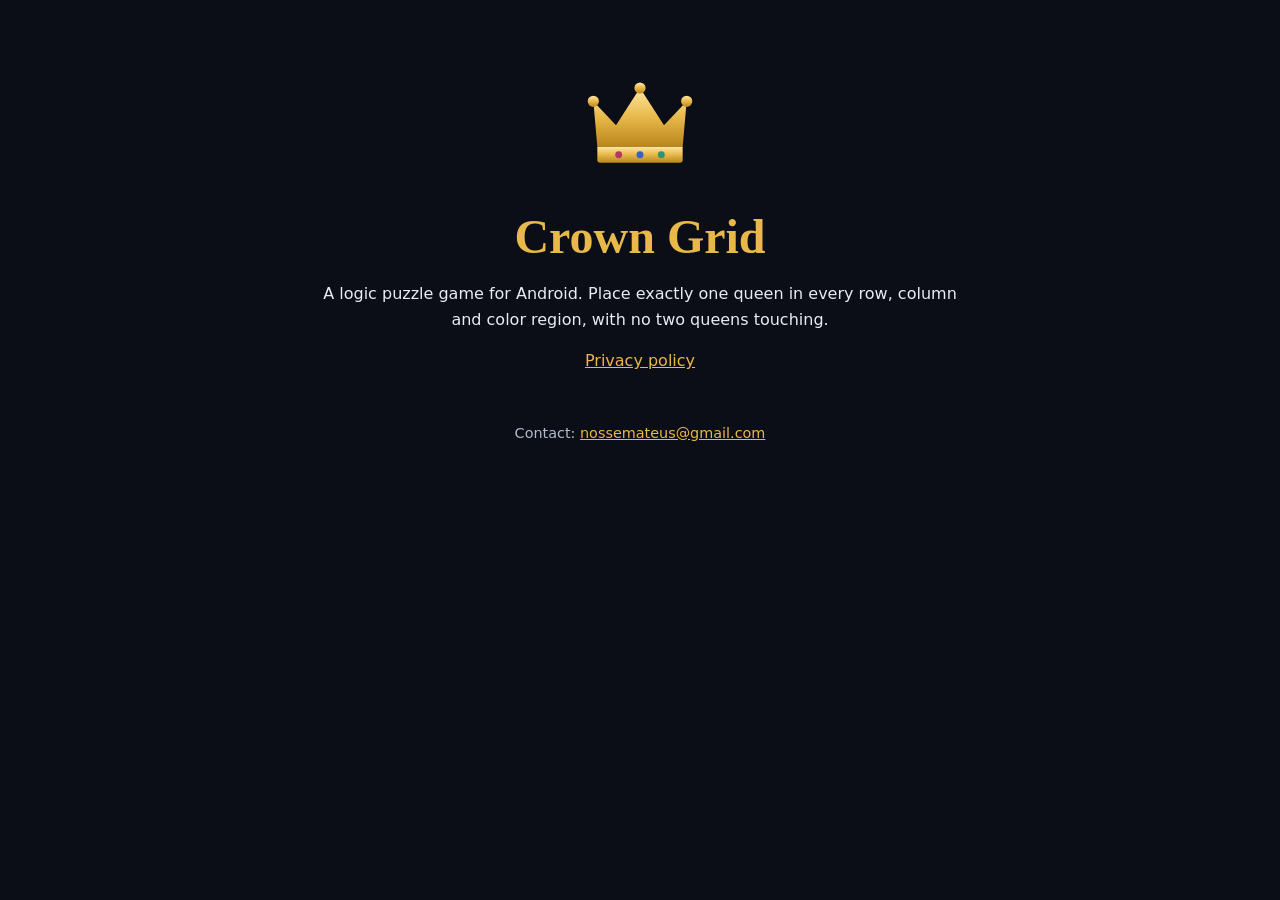
<file: index.html>
<!doctype html>
<html lang="en">
<head>
<meta charset="utf-8">
<meta name="viewport" content="width=device-width, initial-scale=1">
<title>Crown Grid</title>
<meta name="description" content="Crown Grid is a logic puzzle game for Android: place one queen in every row, column and color region.">
<link rel="stylesheet" href="/styles.css">
</head>
<body>
<main class="hero">
  <svg class="crown" viewBox="0 0 108 108" role="img" aria-label="Crown Grid crown">
    <defs>
      <linearGradient id="gold" x1="0" y1="0" x2="0" y2="1">
        <stop offset="0" stop-color="#ffe7a1"/>
        <stop offset="0.5" stop-color="#e8b84a"/>
        <stop offset="1" stop-color="#b9861c"/>
      </linearGradient>
    </defs>
    <path d="M22,74 L19,40 L36,58 L54,30 L72,58 L89,40 L86,74 Z" fill="url(#gold)"/>
    <path d="M22,74 L86,74 L86,84 Q86,86 84,86 L24,86 Q22,86 22,84 Z" fill="url(#gold)"/>
    <circle cx="19" cy="40" r="4.2" fill="url(#gold)"/>
    <circle cx="54" cy="30" r="4.2" fill="url(#gold)"/>
    <circle cx="89" cy="40" r="4.2" fill="url(#gold)"/>
    <circle cx="38" cy="80" r="2.6" fill="#b23a5e"/>
    <circle cx="54" cy="80" r="2.6" fill="#3563c9"/>
    <circle cx="70" cy="80" r="2.6" fill="#2f9470"/>
  </svg>
  <h1>Crown Grid</h1>
  <p>A logic puzzle game for Android. Place exactly one queen in every row, column and color region, with no two queens touching.</p>
  <p><a href="/privacy/">Privacy policy</a></p>
  <footer>Contact: <a href="mailto:nossemateus@gmail.com">nossemateus@gmail.com</a></footer>
</main>
</body>
</html>
</file>
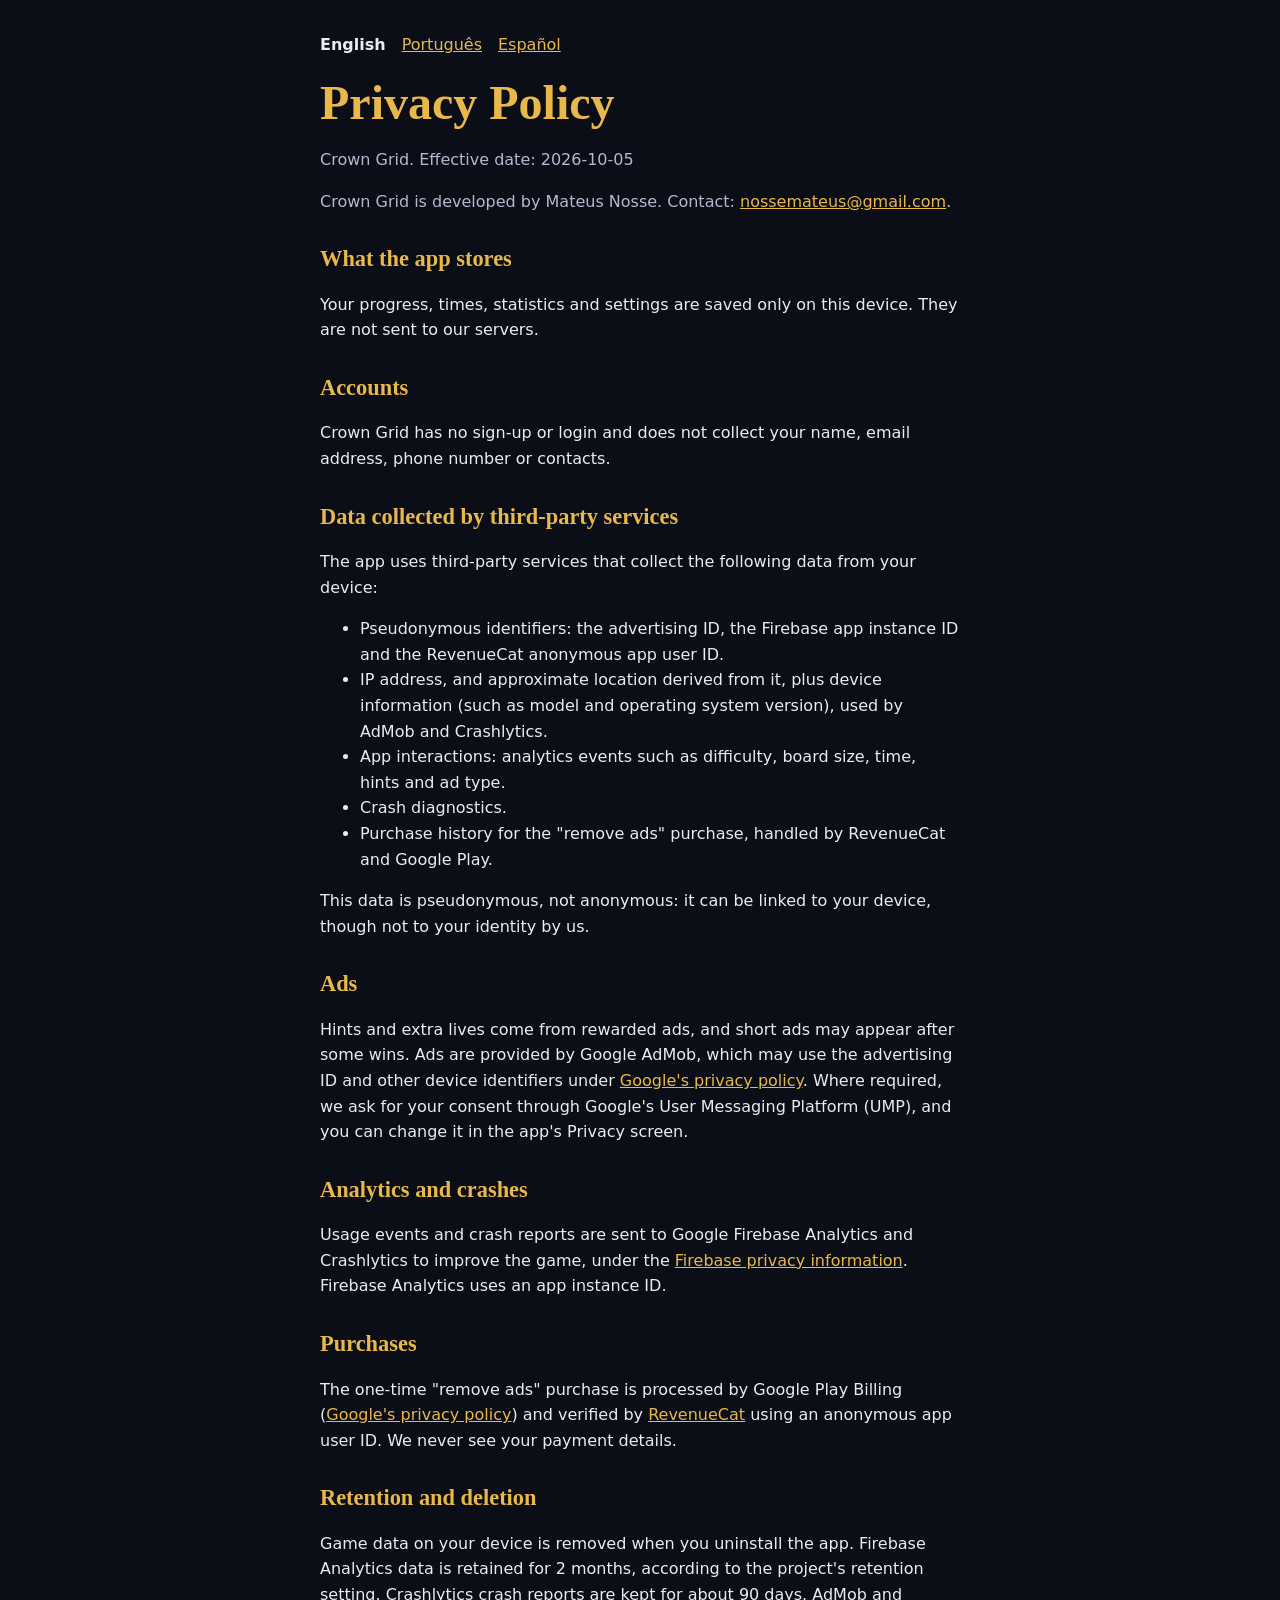
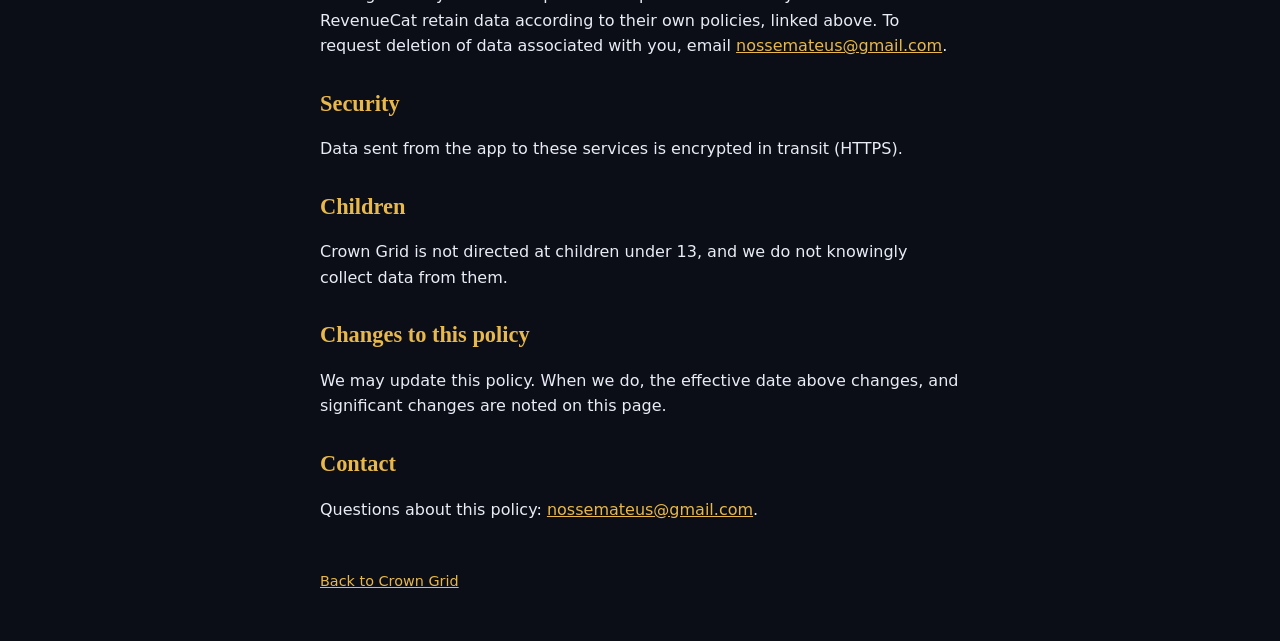
<file: privacy/index.html>
<!doctype html>
<html lang="en">
<head>
<meta charset="utf-8">
<meta name="viewport" content="width=device-width, initial-scale=1">
<title>Crown Grid - Privacy Policy</title>
<link rel="stylesheet" href="/styles.css">
</head>
<body>
<main>
<nav><ul class="lang"><li><a href="/privacy/" hreflang="en" lang="en" aria-current="page">English</a></li><li><a href="/privacy/pt/" hreflang="pt" lang="pt">Português</a></li><li><a href="/privacy/es/" hreflang="es" lang="es">Español</a></li></ul></nav>
<h1>Privacy Policy</h1>
<p class="muted">Crown Grid. Effective date: 2026-10-05</p>
<p class="muted">Crown Grid is developed by Mateus Nosse. Contact: <a href="mailto:nossemateus@gmail.com">nossemateus@gmail.com</a>.</p>
<h2>What the app stores</h2>
<p>Your progress, times, statistics and settings are saved only on this device. They are not sent to our servers.</p>
<h2>Accounts</h2>
<p>Crown Grid has no sign-up or login and does not collect your name, email address, phone number or contacts.</p>
<h2>Data collected by third-party services</h2>
<p>The app uses third-party services that collect the following data from your device:</p>
<ul>
<li>Pseudonymous identifiers: the advertising ID, the Firebase app instance ID and the RevenueCat anonymous app user ID.</li>
<li>IP address, and approximate location derived from it, plus device information (such as model and operating system version), used by AdMob and Crashlytics.</li>
<li>App interactions: analytics events such as difficulty, board size, time, hints and ad type.</li>
<li>Crash diagnostics.</li>
<li>Purchase history for the "remove ads" purchase, handled by RevenueCat and Google Play.</li>
</ul>
<p>This data is pseudonymous, not anonymous: it can be linked to your device, though not to your identity by us.</p>
<h2>Ads</h2>
<p>Hints and extra lives come from rewarded ads, and short ads may appear after some wins. Ads are provided by Google AdMob, which may use the advertising ID and other device identifiers under <a href="https://policies.google.com/privacy">Google's privacy policy</a>. Where required, we ask for your consent through Google's User Messaging Platform (UMP), and you can change it in the app's Privacy screen.</p>
<h2>Analytics and crashes</h2>
<p>Usage events and crash reports are sent to Google Firebase Analytics and Crashlytics to improve the game, under the <a href="https://firebase.google.com/support/privacy">Firebase privacy information</a>. Firebase Analytics uses an app instance ID.</p>
<h2>Purchases</h2>
<p>The one-time "remove ads" purchase is processed by Google Play Billing (<a href="https://policies.google.com/privacy">Google's privacy policy</a>) and verified by <a href="https://www.revenuecat.com/privacy">RevenueCat</a> using an anonymous app user ID. We never see your payment details.</p>
<h2>Retention and deletion</h2>
<p>Game data on your device is removed when you uninstall the app. Firebase Analytics data is retained for 2 months, according to the project's retention setting. Crashlytics crash reports are kept for about 90 days. AdMob and RevenueCat retain data according to their own policies, linked above. To request deletion of data associated with you, email <a href="mailto:nossemateus@gmail.com">nossemateus@gmail.com</a>.</p>
<h2>Security</h2>
<p>Data sent from the app to these services is encrypted in transit (HTTPS).</p>
<h2>Children</h2>
<p>Crown Grid is not directed at children under 13, and we do not knowingly collect data from them.</p>
<h2>Changes to this policy</h2>
<p>We may update this policy. When we do, the effective date above changes, and significant changes are noted on this page.</p>
<h2>Contact</h2>
<p>Questions about this policy: <a href="mailto:nossemateus@gmail.com">nossemateus@gmail.com</a>.</p>
<footer><a href="/">Back to Crown Grid</a></footer>
</main>
</body>
</html>
</file>
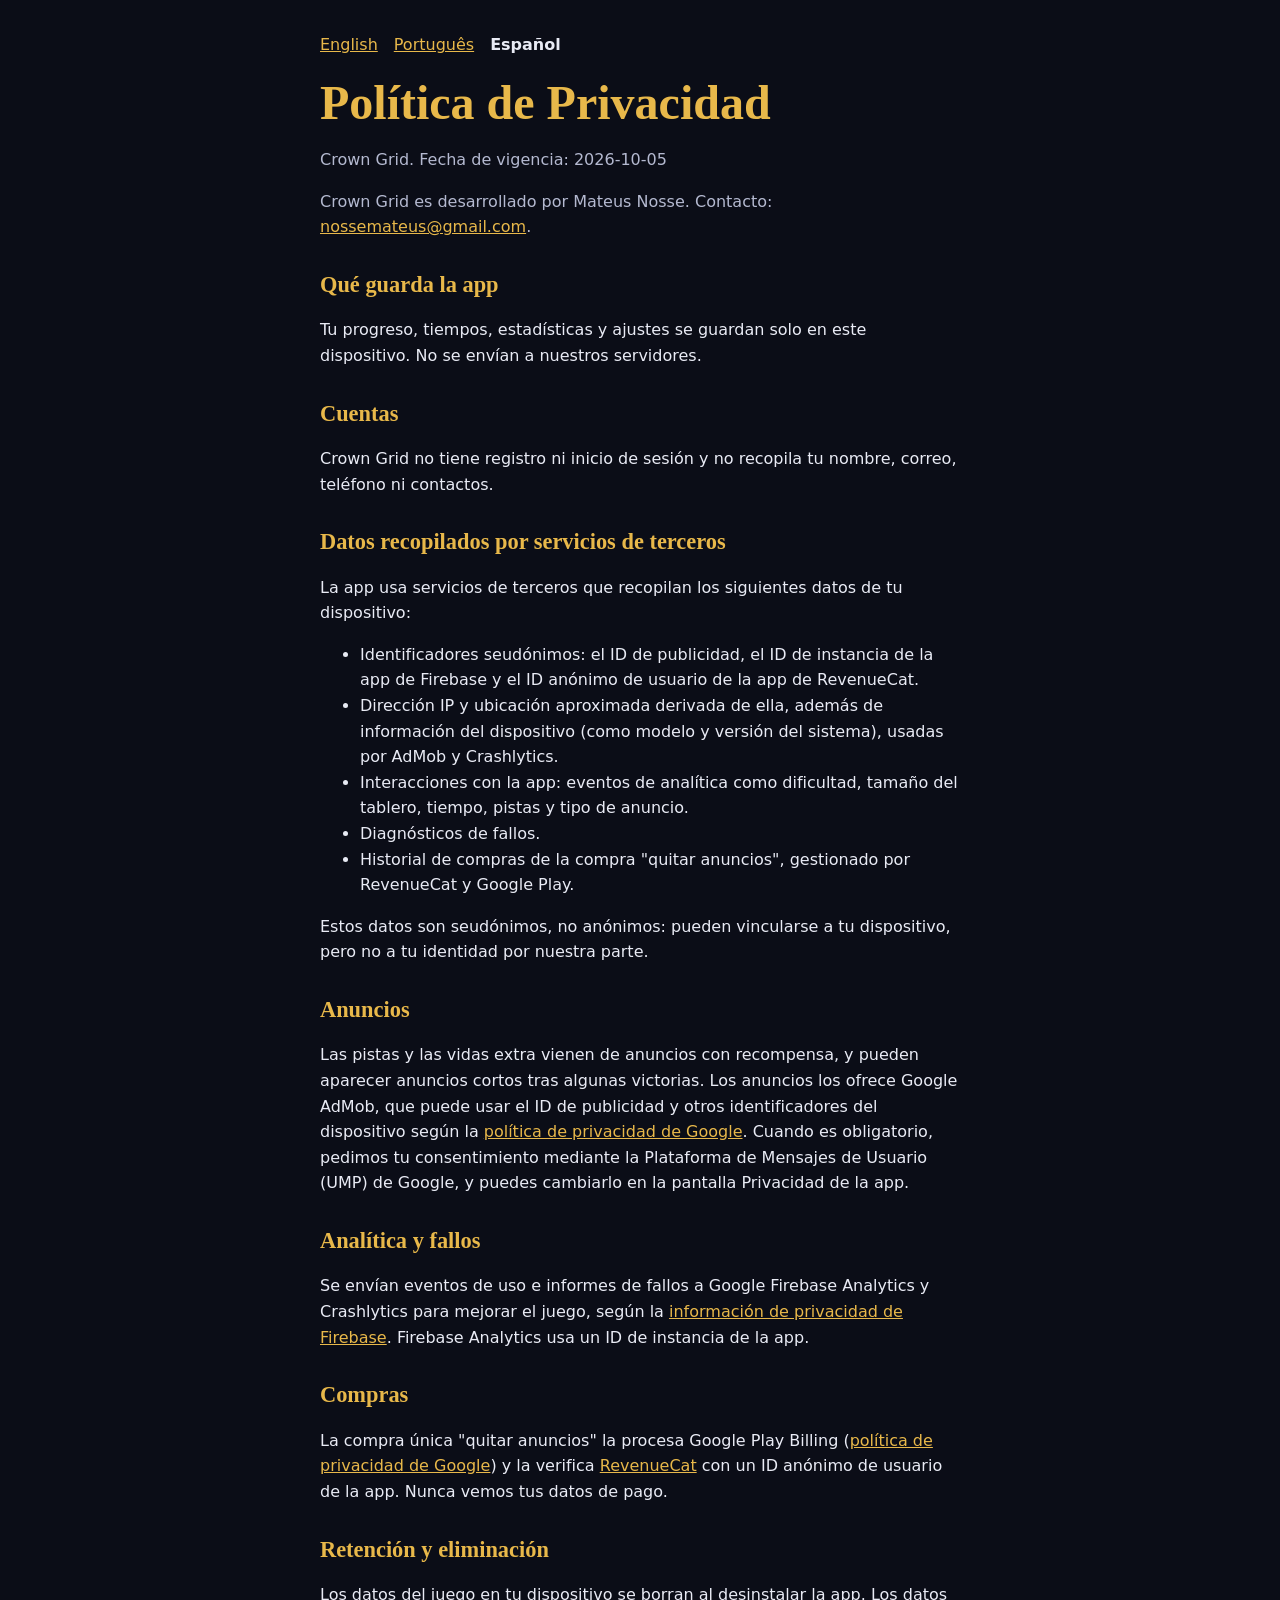
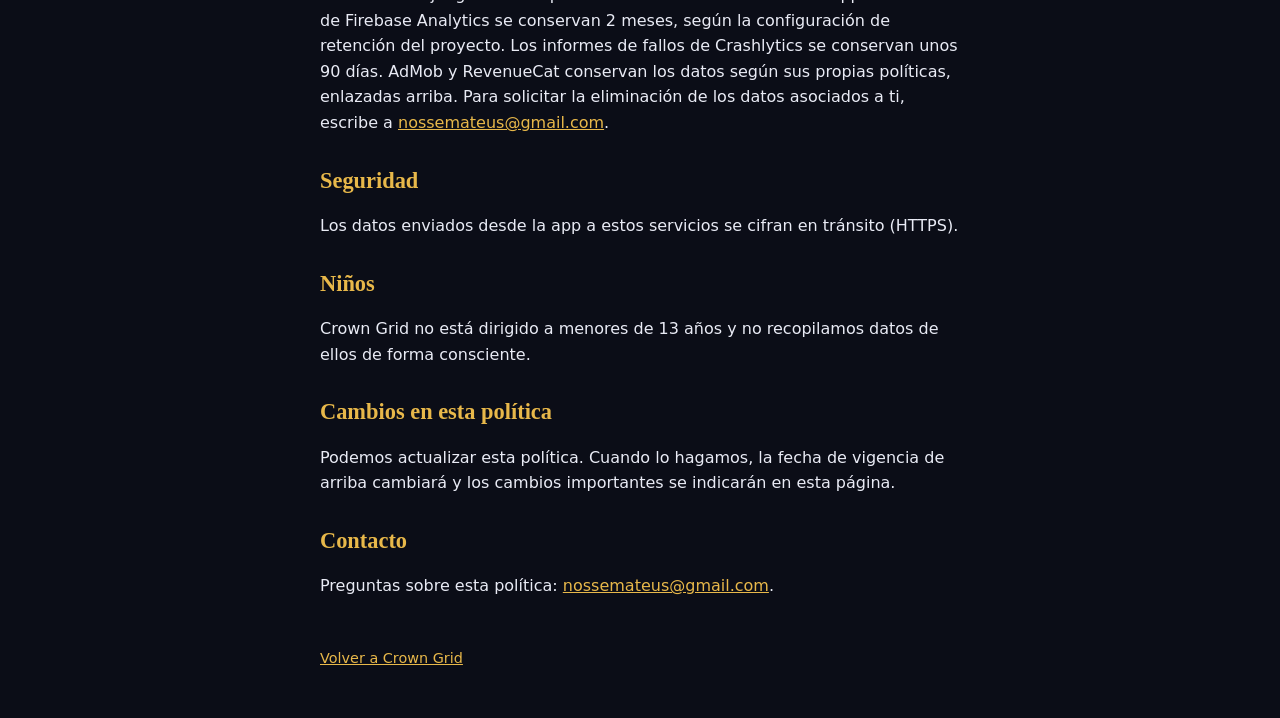
<file: privacy/es/index.html>
<!doctype html>
<html lang="es">
<head>
<meta charset="utf-8">
<meta name="viewport" content="width=device-width, initial-scale=1">
<title>Crown Grid - Política de Privacidad</title>
<link rel="stylesheet" href="/styles.css">
</head>
<body>
<main>
<nav><ul class="lang"><li><a href="/privacy/" hreflang="en" lang="en">English</a></li><li><a href="/privacy/pt/" hreflang="pt" lang="pt">Português</a></li><li><a href="/privacy/es/" hreflang="es" lang="es" aria-current="page">Español</a></li></ul></nav>
<h1>Política de Privacidad</h1>
<p class="muted">Crown Grid. Fecha de vigencia: 2026-10-05</p>
<p class="muted">Crown Grid es desarrollado por Mateus Nosse. Contacto: <a href="mailto:nossemateus@gmail.com">nossemateus@gmail.com</a>.</p>
<h2>Qué guarda la app</h2>
<p>Tu progreso, tiempos, estadísticas y ajustes se guardan solo en este dispositivo. No se envían a nuestros servidores.</p>
<h2>Cuentas</h2>
<p>Crown Grid no tiene registro ni inicio de sesión y no recopila tu nombre, correo, teléfono ni contactos.</p>
<h2>Datos recopilados por servicios de terceros</h2>
<p>La app usa servicios de terceros que recopilan los siguientes datos de tu dispositivo:</p>
<ul>
<li>Identificadores seudónimos: el ID de publicidad, el ID de instancia de la app de Firebase y el ID anónimo de usuario de la app de RevenueCat.</li>
<li>Dirección IP y ubicación aproximada derivada de ella, además de información del dispositivo (como modelo y versión del sistema), usadas por AdMob y Crashlytics.</li>
<li>Interacciones con la app: eventos de analítica como dificultad, tamaño del tablero, tiempo, pistas y tipo de anuncio.</li>
<li>Diagnósticos de fallos.</li>
<li>Historial de compras de la compra "quitar anuncios", gestionado por RevenueCat y Google Play.</li>
</ul>
<p>Estos datos son seudónimos, no anónimos: pueden vincularse a tu dispositivo, pero no a tu identidad por nuestra parte.</p>
<h2>Anuncios</h2>
<p>Las pistas y las vidas extra vienen de anuncios con recompensa, y pueden aparecer anuncios cortos tras algunas victorias. Los anuncios los ofrece Google AdMob, que puede usar el ID de publicidad y otros identificadores del dispositivo según la <a href="https://policies.google.com/privacy">política de privacidad de Google</a>. Cuando es obligatorio, pedimos tu consentimiento mediante la Plataforma de Mensajes de Usuario (UMP) de Google, y puedes cambiarlo en la pantalla Privacidad de la app.</p>
<h2>Analítica y fallos</h2>
<p>Se envían eventos de uso e informes de fallos a Google Firebase Analytics y Crashlytics para mejorar el juego, según la <a href="https://firebase.google.com/support/privacy">información de privacidad de Firebase</a>. Firebase Analytics usa un ID de instancia de la app.</p>
<h2>Compras</h2>
<p>La compra única "quitar anuncios" la procesa Google Play Billing (<a href="https://policies.google.com/privacy">política de privacidad de Google</a>) y la verifica <a href="https://www.revenuecat.com/privacy">RevenueCat</a> con un ID anónimo de usuario de la app. Nunca vemos tus datos de pago.</p>
<h2>Retención y eliminación</h2>
<p>Los datos del juego en tu dispositivo se borran al desinstalar la app. Los datos de Firebase Analytics se conservan 2 meses, según la configuración de retención del proyecto. Los informes de fallos de Crashlytics se conservan unos 90 días. AdMob y RevenueCat conservan los datos según sus propias políticas, enlazadas arriba. Para solicitar la eliminación de los datos asociados a ti, escribe a <a href="mailto:nossemateus@gmail.com">nossemateus@gmail.com</a>.</p>
<h2>Seguridad</h2>
<p>Los datos enviados desde la app a estos servicios se cifran en tránsito (HTTPS).</p>
<h2>Niños</h2>
<p>Crown Grid no está dirigido a menores de 13 años y no recopilamos datos de ellos de forma consciente.</p>
<h2>Cambios en esta política</h2>
<p>Podemos actualizar esta política. Cuando lo hagamos, la fecha de vigencia de arriba cambiará y los cambios importantes se indicarán en esta página.</p>
<h2>Contacto</h2>
<p>Preguntas sobre esta política: <a href="mailto:nossemateus@gmail.com">nossemateus@gmail.com</a>.</p>
<footer><a href="/">Volver a Crown Grid</a></footer>
</main>
</body>
</html>
</file>
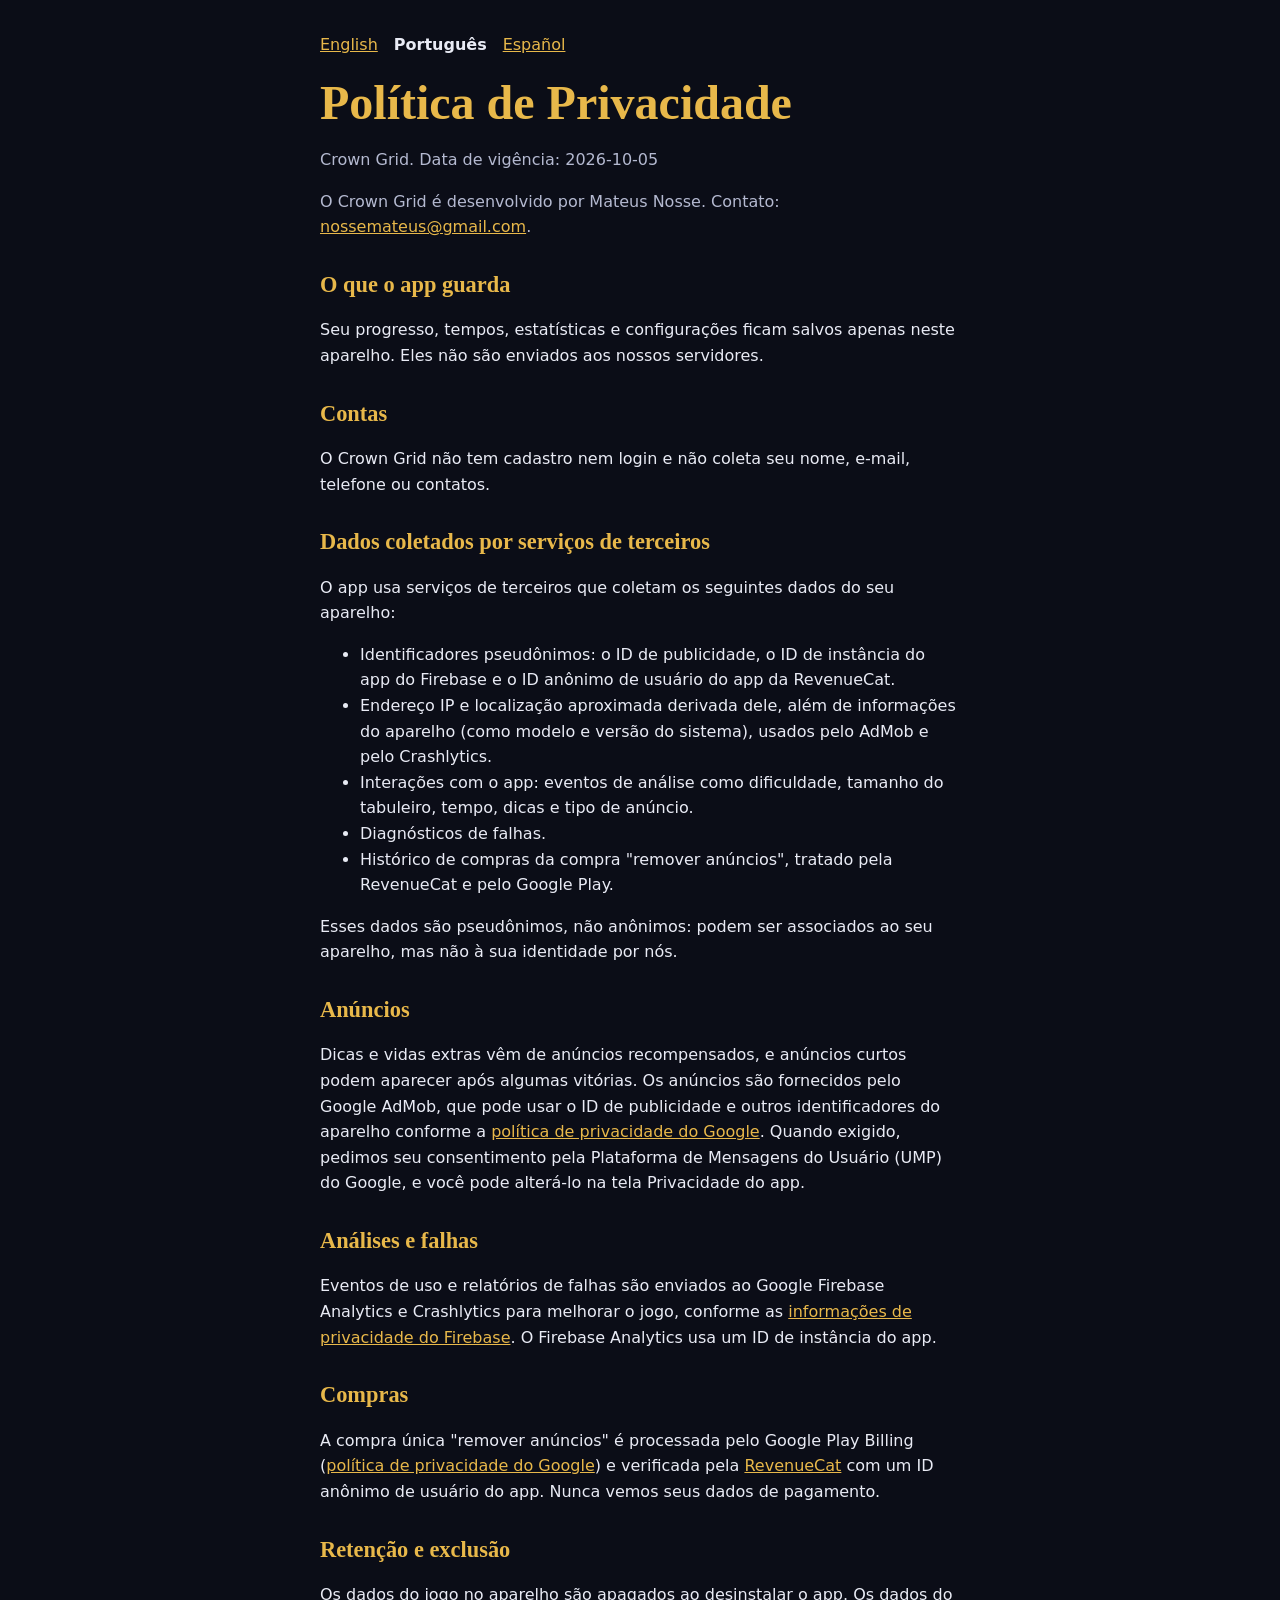
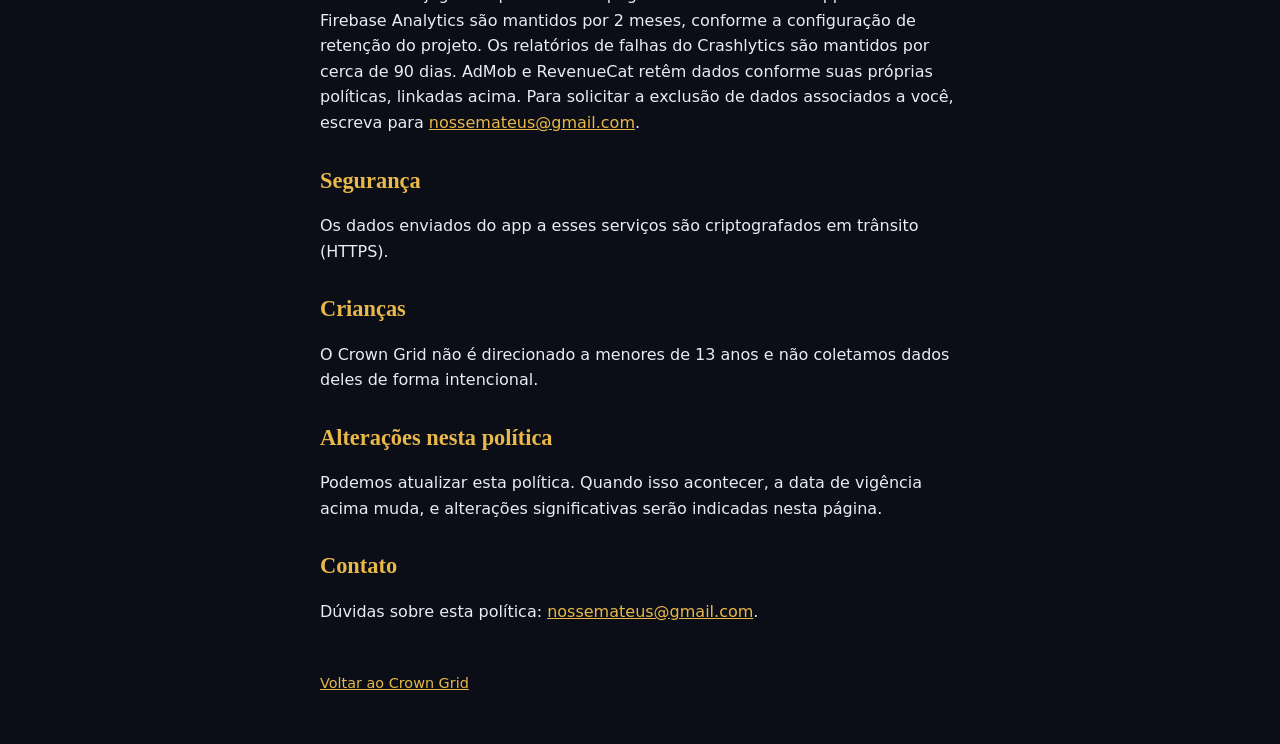
<file: privacy/pt/index.html>
<!doctype html>
<html lang="pt">
<head>
<meta charset="utf-8">
<meta name="viewport" content="width=device-width, initial-scale=1">
<title>Crown Grid - Política de Privacidade</title>
<link rel="stylesheet" href="/styles.css">
</head>
<body>
<main>
<nav><ul class="lang"><li><a href="/privacy/" hreflang="en" lang="en">English</a></li><li><a href="/privacy/pt/" hreflang="pt" lang="pt" aria-current="page">Português</a></li><li><a href="/privacy/es/" hreflang="es" lang="es">Español</a></li></ul></nav>
<h1>Política de Privacidade</h1>
<p class="muted">Crown Grid. Data de vigência: 2026-10-05</p>
<p class="muted">O Crown Grid é desenvolvido por Mateus Nosse. Contato: <a href="mailto:nossemateus@gmail.com">nossemateus@gmail.com</a>.</p>
<h2>O que o app guarda</h2>
<p>Seu progresso, tempos, estatísticas e configurações ficam salvos apenas neste aparelho. Eles não são enviados aos nossos servidores.</p>
<h2>Contas</h2>
<p>O Crown Grid não tem cadastro nem login e não coleta seu nome, e-mail, telefone ou contatos.</p>
<h2>Dados coletados por serviços de terceiros</h2>
<p>O app usa serviços de terceiros que coletam os seguintes dados do seu aparelho:</p>
<ul>
<li>Identificadores pseudônimos: o ID de publicidade, o ID de instância do app do Firebase e o ID anônimo de usuário do app da RevenueCat.</li>
<li>Endereço IP e localização aproximada derivada dele, além de informações do aparelho (como modelo e versão do sistema), usados pelo AdMob e pelo Crashlytics.</li>
<li>Interações com o app: eventos de análise como dificuldade, tamanho do tabuleiro, tempo, dicas e tipo de anúncio.</li>
<li>Diagnósticos de falhas.</li>
<li>Histórico de compras da compra "remover anúncios", tratado pela RevenueCat e pelo Google Play.</li>
</ul>
<p>Esses dados são pseudônimos, não anônimos: podem ser associados ao seu aparelho, mas não à sua identidade por nós.</p>
<h2>Anúncios</h2>
<p>Dicas e vidas extras vêm de anúncios recompensados, e anúncios curtos podem aparecer após algumas vitórias. Os anúncios são fornecidos pelo Google AdMob, que pode usar o ID de publicidade e outros identificadores do aparelho conforme a <a href="https://policies.google.com/privacy">política de privacidade do Google</a>. Quando exigido, pedimos seu consentimento pela Plataforma de Mensagens do Usuário (UMP) do Google, e você pode alterá-lo na tela Privacidade do app.</p>
<h2>Análises e falhas</h2>
<p>Eventos de uso e relatórios de falhas são enviados ao Google Firebase Analytics e Crashlytics para melhorar o jogo, conforme as <a href="https://firebase.google.com/support/privacy">informações de privacidade do Firebase</a>. O Firebase Analytics usa um ID de instância do app.</p>
<h2>Compras</h2>
<p>A compra única "remover anúncios" é processada pelo Google Play Billing (<a href="https://policies.google.com/privacy">política de privacidade do Google</a>) e verificada pela <a href="https://www.revenuecat.com/privacy">RevenueCat</a> com um ID anônimo de usuário do app. Nunca vemos seus dados de pagamento.</p>
<h2>Retenção e exclusão</h2>
<p>Os dados do jogo no aparelho são apagados ao desinstalar o app. Os dados do Firebase Analytics são mantidos por 2 meses, conforme a configuração de retenção do projeto. Os relatórios de falhas do Crashlytics são mantidos por cerca de 90 dias. AdMob e RevenueCat retêm dados conforme suas próprias políticas, linkadas acima. Para solicitar a exclusão de dados associados a você, escreva para <a href="mailto:nossemateus@gmail.com">nossemateus@gmail.com</a>.</p>
<h2>Segurança</h2>
<p>Os dados enviados do app a esses serviços são criptografados em trânsito (HTTPS).</p>
<h2>Crianças</h2>
<p>O Crown Grid não é direcionado a menores de 13 anos e não coletamos dados deles de forma intencional.</p>
<h2>Alterações nesta política</h2>
<p>Podemos atualizar esta política. Quando isso acontecer, a data de vigência acima muda, e alterações significativas serão indicadas nesta página.</p>
<h2>Contato</h2>
<p>Dúvidas sobre esta política: <a href="mailto:nossemateus@gmail.com">nossemateus@gmail.com</a>.</p>
<footer><a href="/">Voltar ao Crown Grid</a></footer>
</main>
</body>
</html>
</file>
<file: styles.css>
:root {
  --bg: #0b0d17;
  --text: #e9ebf5;
  --muted: #b4b9d0;
  --gold: #e8b84a;
}
* { box-sizing: border-box; }
html { color-scheme: dark; }
body {
  margin: 0;
  background: var(--bg);
  color: var(--text);
  font: 1rem/1.6 system-ui, -apple-system, "Segoe UI", Roboto, sans-serif;
}
main { max-width: 42rem; margin: 0 auto; padding: 2rem 1rem 3rem; }
h1, h2 { font-family: Georgia, "Times New Roman", serif; color: var(--gold); line-height: 1.2; }
h1 { font-size: clamp(2rem, 8vw, 3rem); margin: 0.5rem 0; }
h2 { font-size: 1.4rem; margin-top: 2rem; }
a { color: var(--gold); }
a:focus-visible { outline: 2px solid var(--gold); outline-offset: 2px; }
.muted { color: var(--muted); }
.hero { text-align: center; padding-top: 3rem; }
.crown { width: 9rem; height: auto; }
.lang { display: flex; gap: 1rem; flex-wrap: wrap; margin: 0 0 1rem; padding: 0; list-style: none; }
.lang [aria-current] { color: var(--text); font-weight: 700; text-decoration: none; }
footer { margin-top: 3rem; color: var(--muted); font-size: 0.9rem; }
</file>
